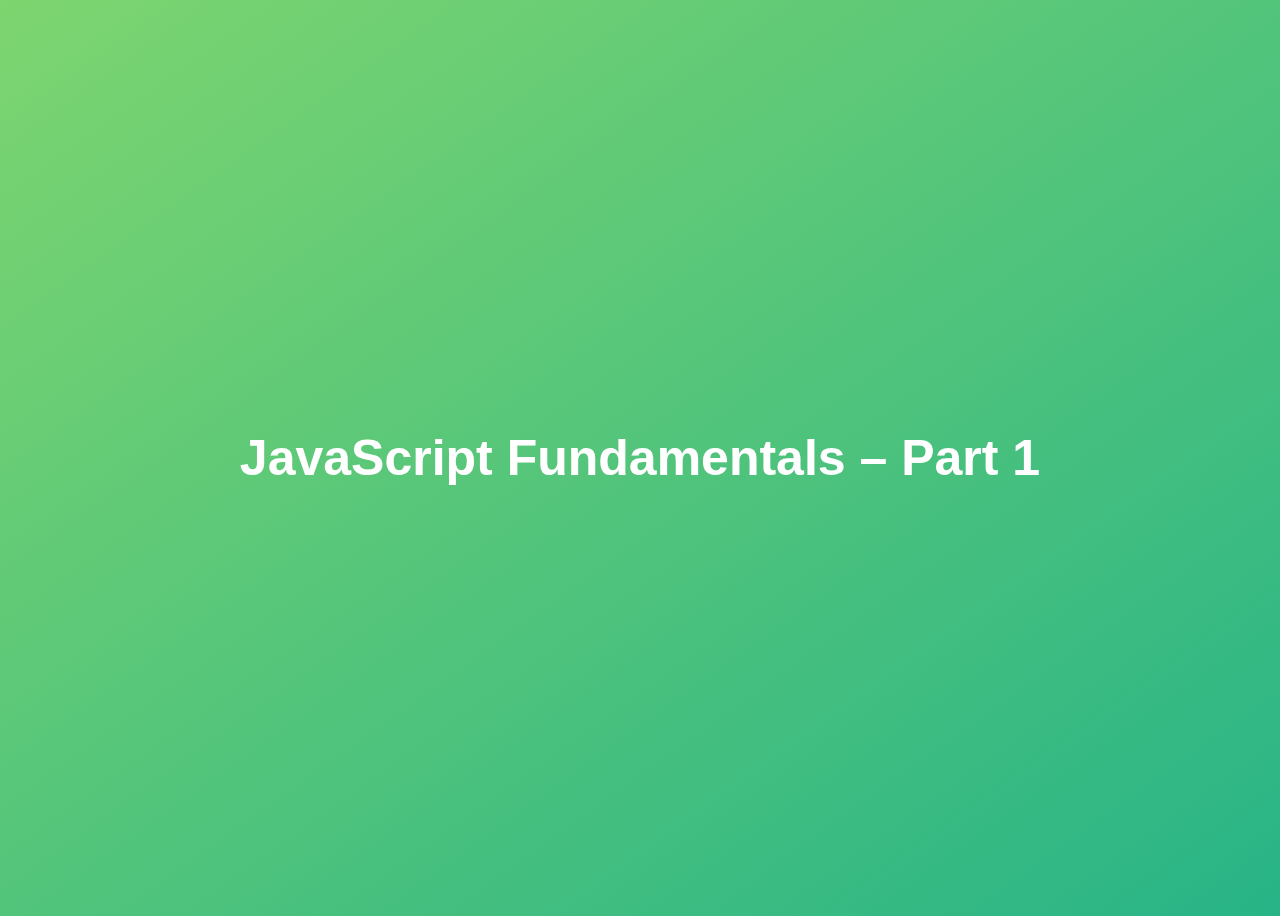
<file: 01-Fundamentals/final/index.html>
<!DOCTYPE html>
<html lang="en">
  <head>
    <meta charset="UTF-8" />
    <meta name="viewport" content="width=device-width, initial-scale=1.0" />
    <meta http-equiv="X-UA-Compatible" content="ie=edge" />
    <title>JavaScript Fundamentals – Part 1</title>
    <style>
      body {
        height: 100vh;
        display: flex;
        align-items: center;
        background: linear-gradient(to top left, #28b487, #7dd56f);
      }
      h1 {
        font-family: sans-serif;
        font-size: 50px;
        line-height: 1.3;
        width: 100%;
        padding: 30px;
        text-align: center;
        color: white;
      }
    </style>
  </head>
  <body>
    <h1>JavaScript Fundamentals – Part 1</h1>

    <script src="script.js"></script>
  </body>
</html>
</file>
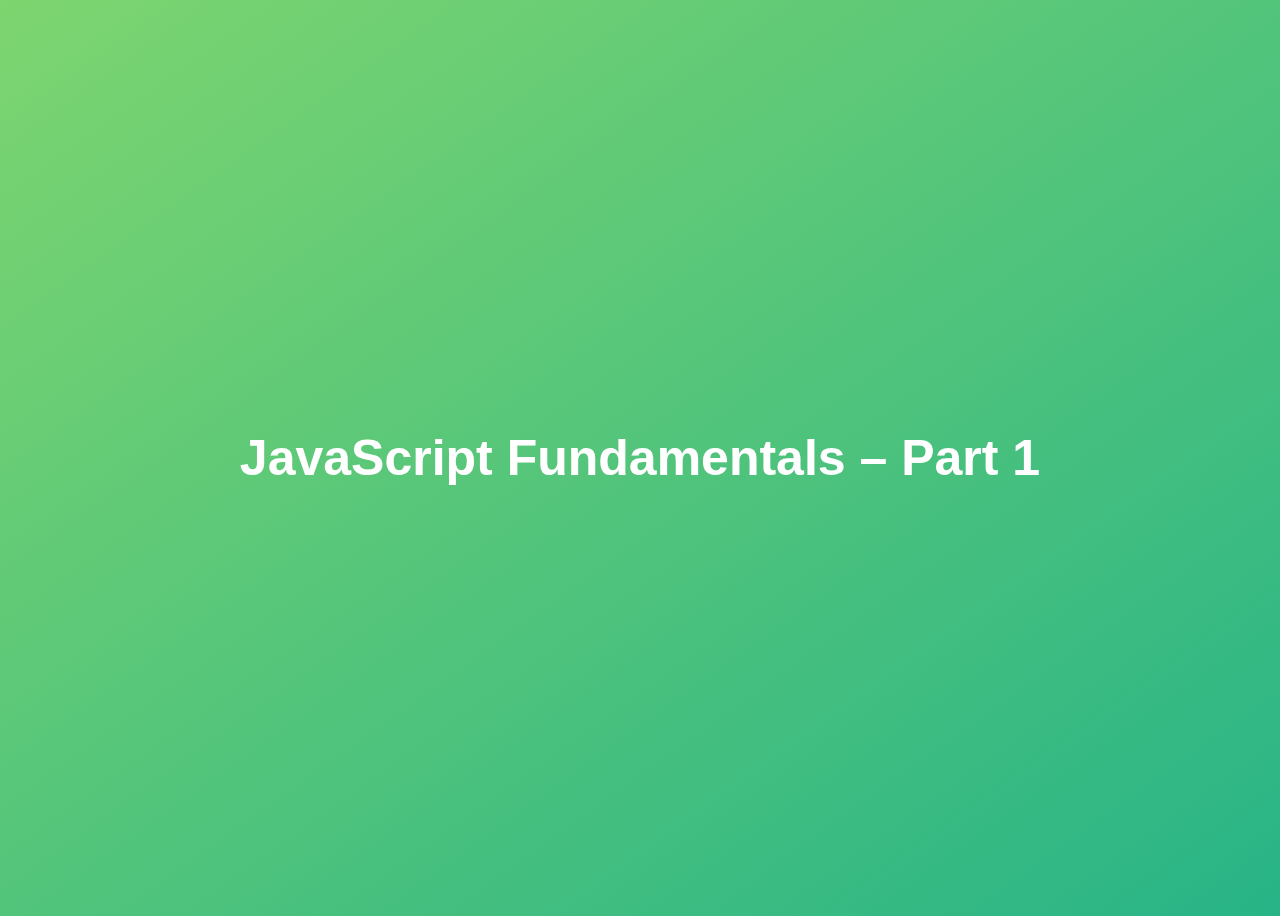
<file: 01-Fundamentals/starter/index.html>
<!DOCTYPE html>
<html lang="en">

<head>
  <meta charset="UTF-8" />
  <meta name="viewport" content="width=device-width, initial-scale=1.0" />
  <meta http-equiv="X-UA-Compatible" content="ie=edge" />
  <title>JavaScript Fundamentals – Part 1</title>
  <style>
    body {
      height: 100vh;
      display: flex;
      align-items: center;
      background: linear-gradient(to top left, #28b487, #7dd56f);
    }

    h1 {
      font-family: sans-serif;
      font-size: 50px;
      line-height: 1.3;
      width: 100%;
      padding: 30px;
      text-align: center;
      color: white;
    }
  </style>
</head>

<body>
  <h1>JavaScript Fundamentals – Part 1</h1>

  <script src="script.js"></script>
</body>

</html>
</file>
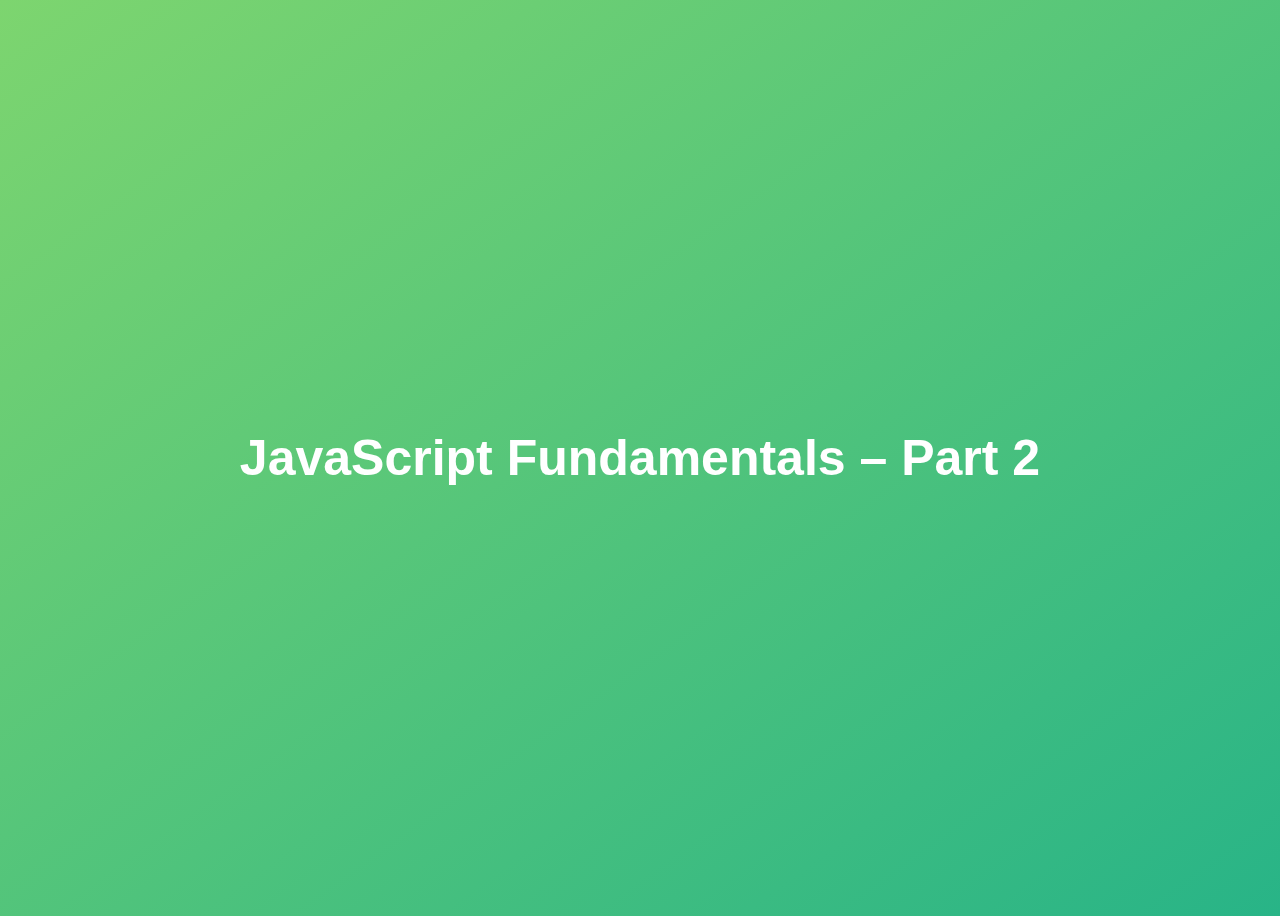
<file: 02-Fundamentals/final/index.html>
<!DOCTYPE html>
<html lang="en">
  <head>
    <meta charset="UTF-8" />
    <meta name="viewport" content="width=device-width, initial-scale=1.0" />
    <meta http-equiv="X-UA-Compatible" content="ie=edge" />
    <title>JavaScript Fundamentals – Part 2</title>
    <style>
      body {
        height: 100vh;
        display: flex;
        align-items: center;
        background: linear-gradient(to top left, #28b487, #7dd56f);
      }
      h1 {
        font-family: sans-serif;
        font-size: 50px;
        line-height: 1.3;
        width: 100%;
        padding: 30px;
        text-align: center;
        color: white;
      }
    </style>
  </head>
  <body>
    <h1>JavaScript Fundamentals – Part 2</h1>
    <script src="script.js"></script>
  </body>
</html>
</file>
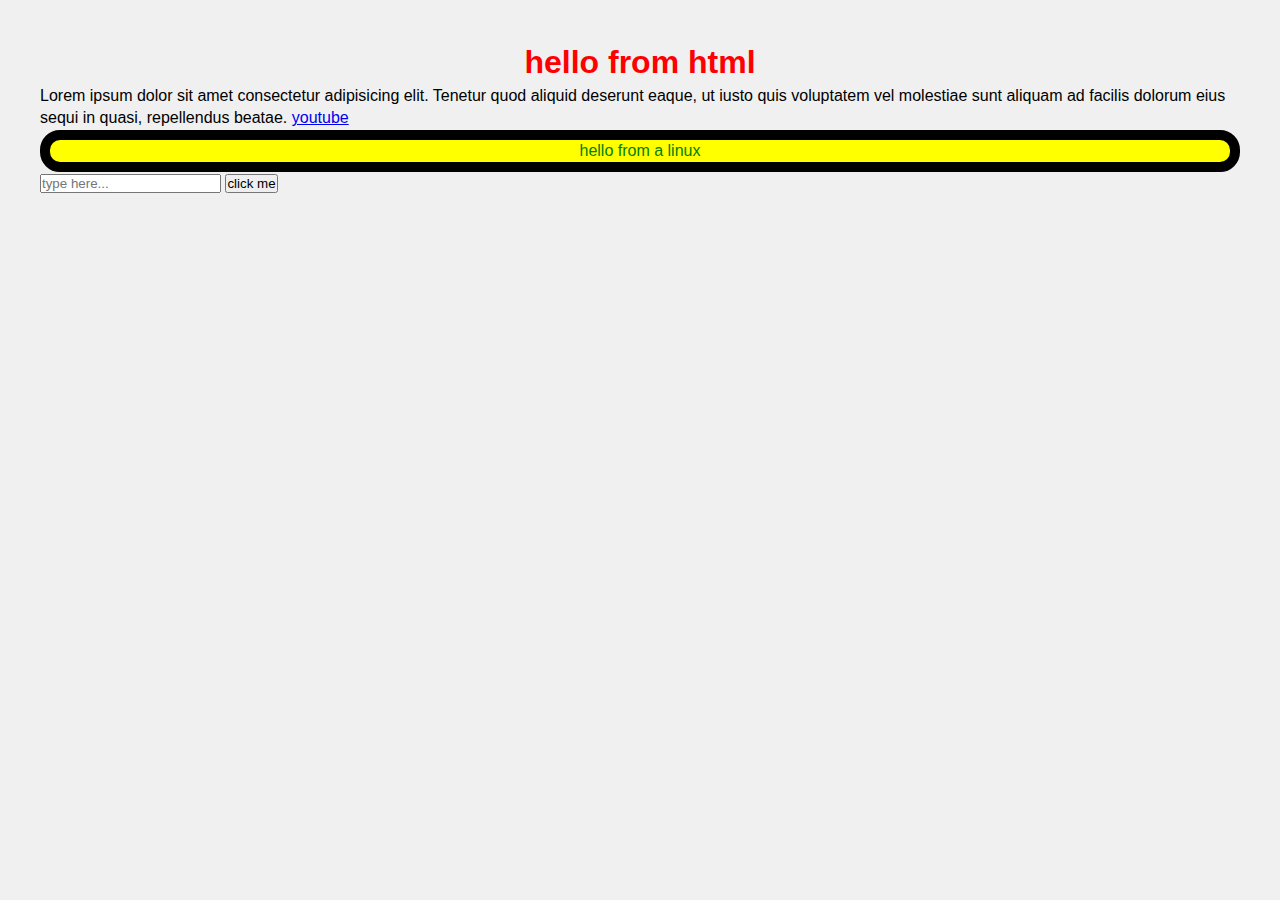
<file: 04-HTML-CSS/starter/index.html>
<html>
  <head>
    <title>Learning HTML & CSS</title>
    <link rel="stylesheet" href="style.css" />
    <meta charset="UTF-8" />
  </head>
  <body>
    <h1>hello from html</h1>
    <p>
      Lorem ipsum dolor sit amet consectetur adipisicing elit. Tenetur quod
      aliquid deserunt eaque, ut iusto quis voluptatem vel molestiae sunt
      aliquam ad facilis dolorum eius sequi in quasi, repellendus beatae.
      <a href="https://youtube.com" target="_blank">youtube</a>
    </p>
    <p id="linux">hello from a linux</p>
    <input type="text" placeholder="type here..." />
    <button>click me</button>
  </body>
</html>
</file>
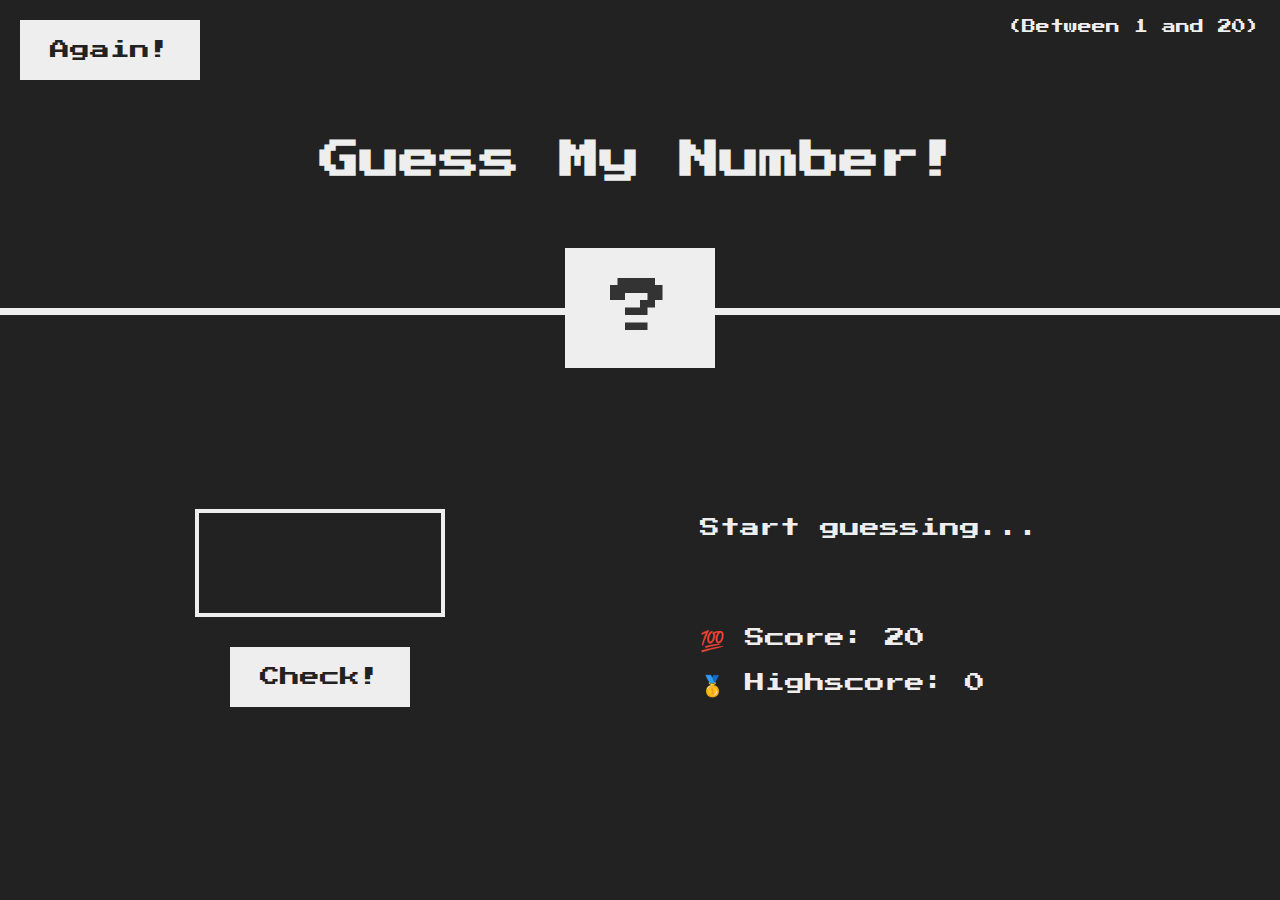
<file: 05-Guess-My-Number/final/index.html>
<!DOCTYPE html>
<html lang="en">
  <head>
    <meta charset="UTF-8" />
    <meta name="viewport" content="width=device-width, initial-scale=1.0" />
    <meta http-equiv="X-UA-Compatible" content="ie=edge" />
    <link rel="stylesheet" href="style.css" />
    <title>Guess My Number!</title>
  </head>
  <body>
    <header>
      <h1>Guess My Number!</h1>
      <p class="between">(Between 1 and 20)</p>
      <button class="btn again">Again!</button>
      <div class="number">?</div>
    </header>
    <main>
      <section class="left">
        <input type="number" class="guess" />
        <button class="btn check">Check!</button>
      </section>
      <section class="right">
        <p class="message">Start guessing...</p>
        <p class="label-score">💯 Score: <span class="score">20</span></p>
        <p class="label-highscore">
          🥇 Highscore: <span class="highscore">0</span>
        </p>
      </section>
    </main>
    <script src="script.js"></script>
  </body>
</html>
</file>
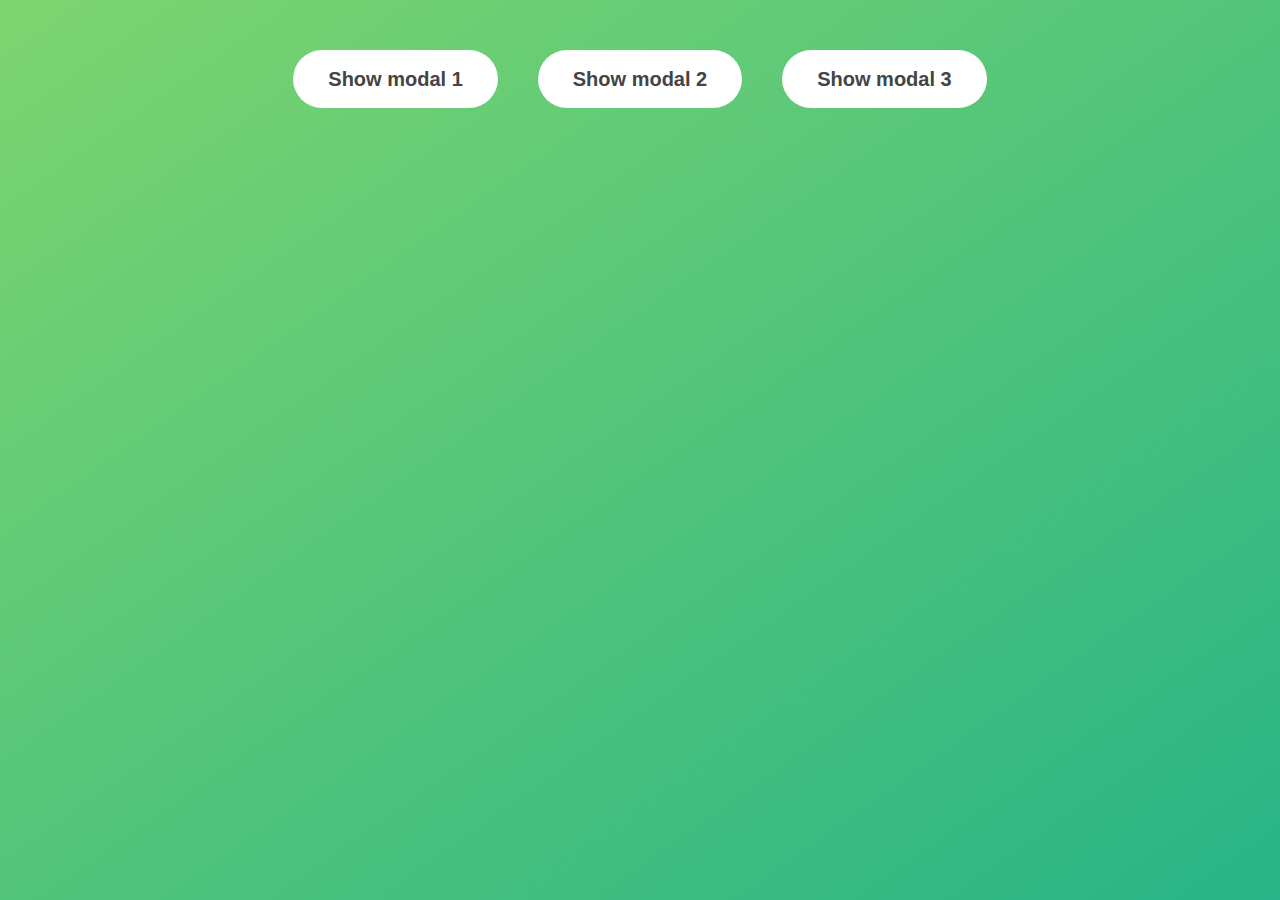
<file: 06-Modal/starter/index.html>
<!DOCTYPE html>
<html lang="en">
  <head>
    <meta charset="UTF-8" />
    <meta name="viewport" content="width=device-width, initial-scale=1.0" />
    <meta http-equiv="X-UA-Compatible" content="ie=edge" />
    <link rel="stylesheet" href="style.css" />
    <title>Modal window</title>
  </head>
  <body>
    <button class="show-modal">Show modal 1</button>
    <button class="show-modal">Show modal 2</button>
    <button class="show-modal">Show modal 3</button>

    <div class="modal hidden">
      <button class="close-modal">&times;</button>
      <h1>I'm a modal window 😍</h1>
      <p>
        Lorem ipsum dolor sit amet, consectetur adipisicing elit, sed do eiusmod
        tempor incididunt ut labore et dolore magna aliqua. Ut enim ad minim
        veniam, quis nostrud exercitation ullamco laboris nisi ut aliquip ex ea
        commodo consequat. Duis aute irure dolor in reprehenderit in voluptate
        velit esse cillum dolore eu fugiat nulla pariatur. Excepteur sint
        occaecat cupidatat non proident, sunt in culpa qui officia deserunt
        mollit anim id est laborum.
      </p>
    </div>
    <div class="overlay hidden"></div>

    <script src="script.js"></script>
  </body>
</html>
</file>
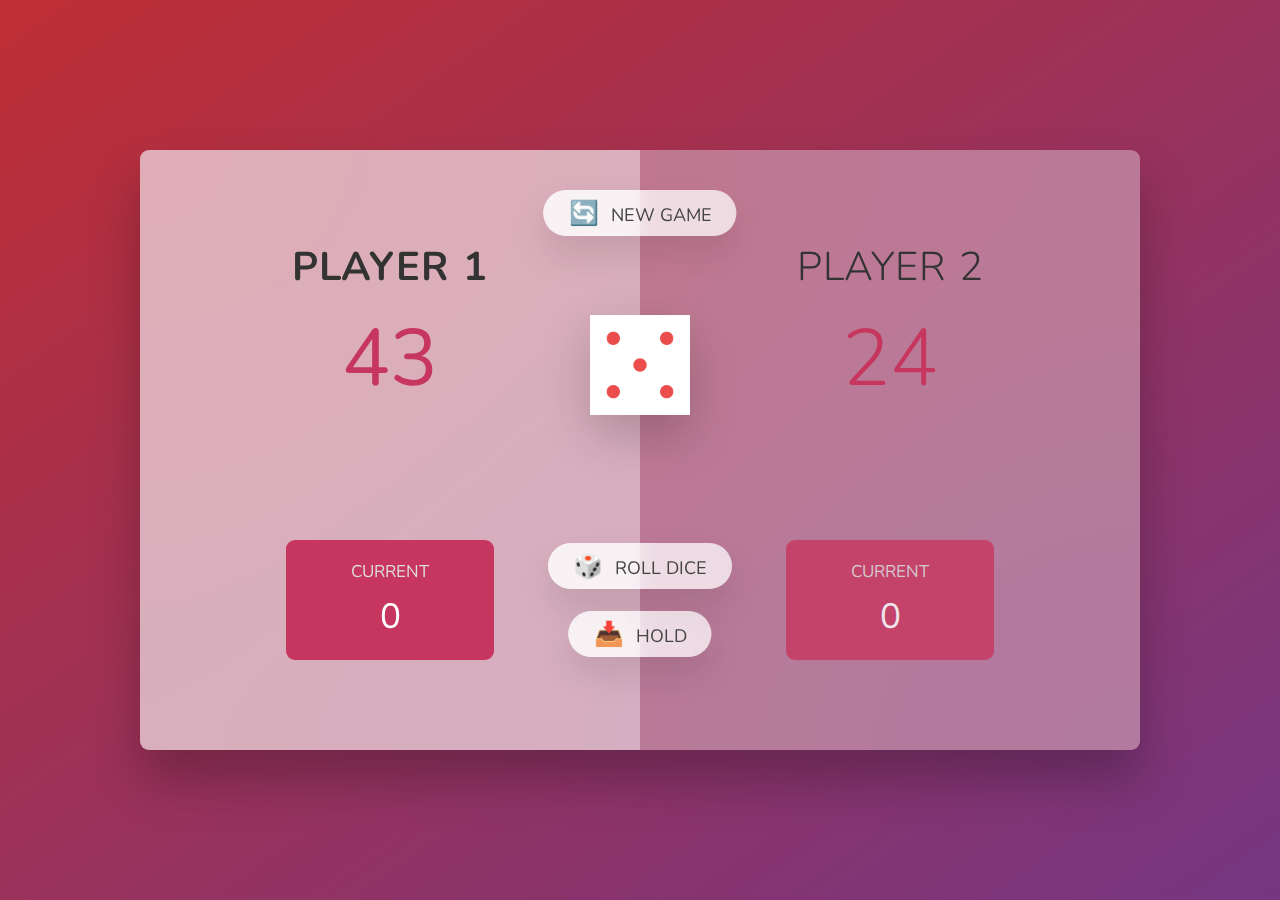
<file: 07-Pig-Game/starter/index.html>
<!DOCTYPE html>
<html lang="en">
  <head>
    <meta charset="UTF-8" />
    <meta name="viewport" content="width=device-width, initial-scale=1.0" />
    <meta http-equiv="X-UA-Compatible" content="ie=edge" />
    <link rel="stylesheet" href="style.css" />
    <title>Pig Game</title>
  </head>
  <body>
    <main>
      <section class="player player--0 player--active">
        <h2 class="name" id="name--0">Player 1</h2>
        <p class="score" id="score--0">43</p>
        <div class="current">
          <p class="current-label">Current</p>
          <p class="current-score" id="current--0">0</p>
        </div>
      </section>
      <section class="player player--1">
        <h2 class="name" id="name--1">Player 2</h2>
        <p class="score" id="score--1">24</p>
        <div class="current">
          <p class="current-label">Current</p>
          <p class="current-score" id="current--1">0</p>
        </div>
      </section>

      <img src="dice-5.png" alt="Playing dice" class="dice" />
      <button class="btn btn--new">🔄 New game</button>
      <button class="btn btn--roll">🎲 Roll dice</button>
      <button class="btn btn--hold">📥 Hold</button>
    </main>
    <script src="script.js"></script>
  </body>
</html>
</file>
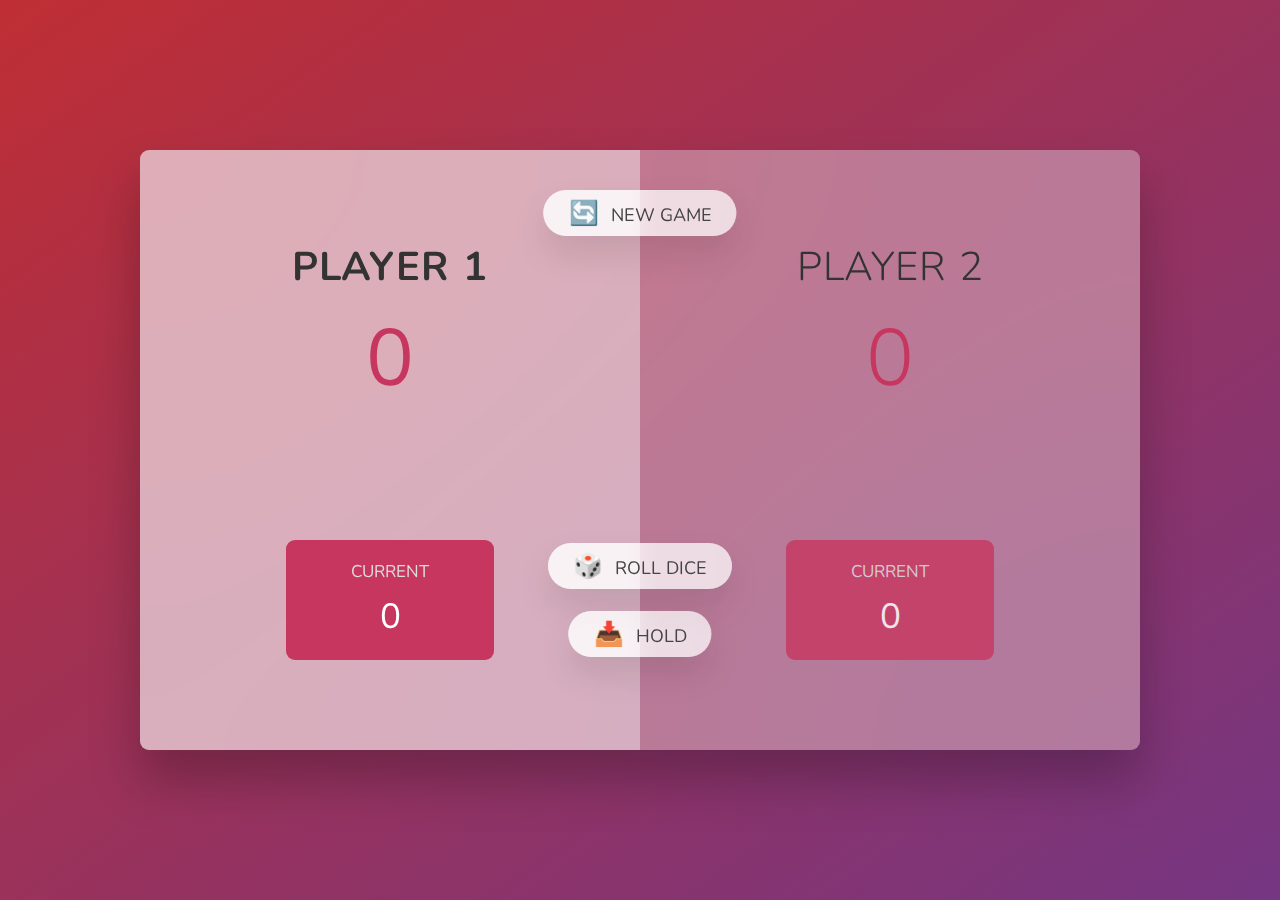
<file: 3-PigGame/starter/index.html>
<!DOCTYPE html>
<html lang="en">
  <head>
    <meta charset="UTF-8" />
    <meta name="viewport" content="width=device-width, initial-scale=1.0" />
    <meta http-equiv="X-UA-Compatible" content="ie=edge" />
    <link rel="stylesheet" href="style.css" />
    <title>Pig Game</title>
  </head>
  <body>
    <main>
      <section class="player player--0 player--active">
        <h2 class="name" id="name--0">Player 1</h2>
        <p class="score" id="score--0">43</p>
        <div class="current">
          <p class="current-label">Current</p>
          <p class="current-score" id="current--0">0</p>
        </div>
      </section>
      <section class="player player--1">
        <h2 class="name" id="name--1">Player 2</h2>
        <p class="score" id="score--1">24</p>
        <div class="current">
          <p class="current-label">Current</p>
          <p class="current-score" id="current--1">0</p>
        </div>
      </section>

      <img src="/07-Pig-Game/starter/dice-5.png" alt="Playing dice" class="dice" />
      <button class="btn btn--new">🔄 New game</button>
      <button class="btn btn--roll">🎲 Roll dice</button>
      <button class="btn btn--hold">📥 Hold</button>
    </main>
    <script src="script.js"></script>
  </body>
</html>
</file>
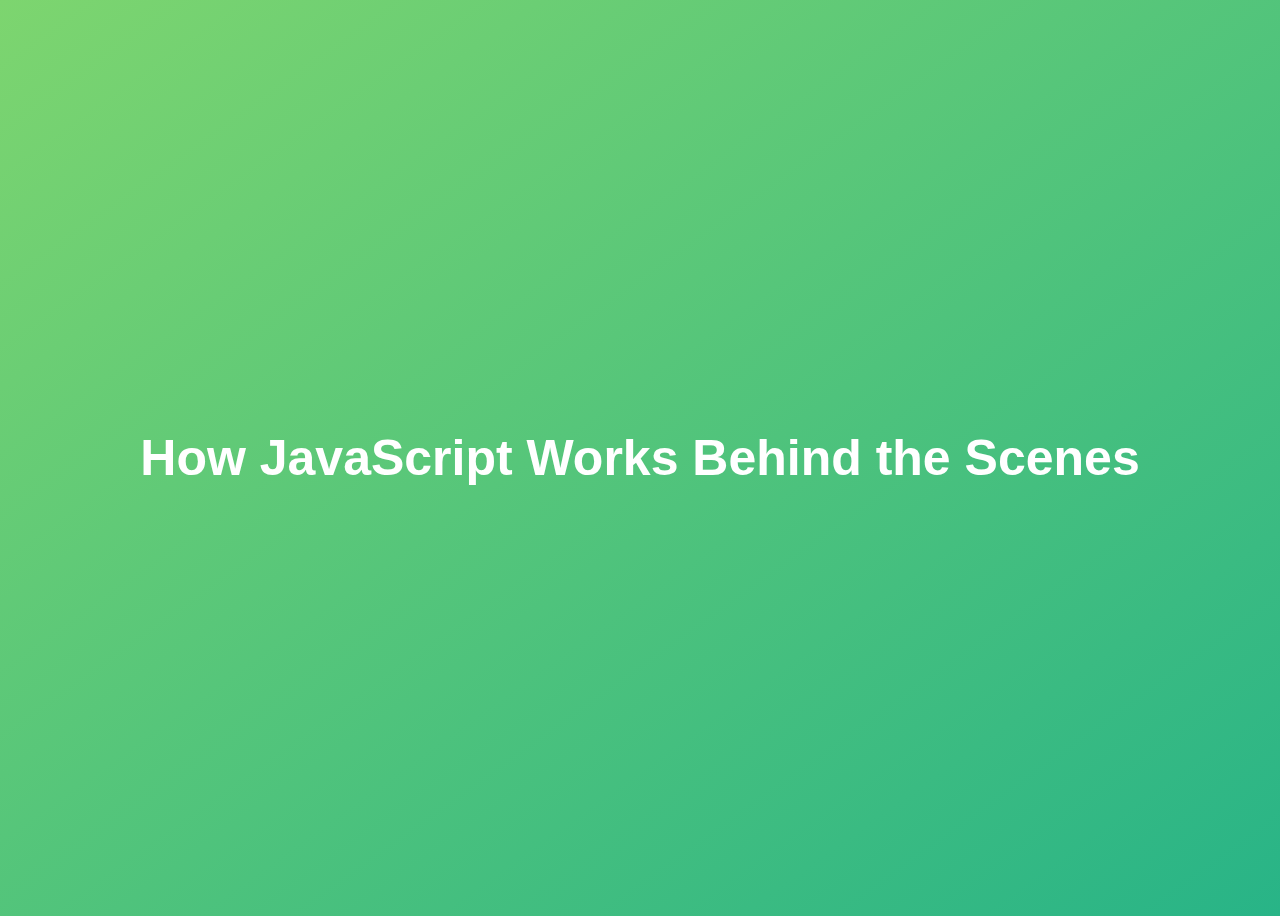
<file: 4-HowJsWorks/starter/index.html>
<!DOCTYPE html>
<html lang="en">
  <head>
    <meta charset="UTF-8" />
    <meta name="viewport" content="width=device-width, initial-scale=1.0" />
    <meta http-equiv="X-UA-Compatible" content="ie=edge" />
    <title>How JavaScript Works Behind the Scenes</title>
    <style>
      body {
        height: 100vh;
        display: flex;
        align-items: center;
        background: linear-gradient(to top left, #28b487, #7dd56f);
      }
      h1 {
        font-family: sans-serif;
        font-size: 50px;
        line-height: 1.3;
        width: 100%;
        padding: 30px;
        text-align: center;
        color: white;
      }
    </style>
  </head>
  <body>
    <h1>How JavaScript Works Behind the Scenes</h1>
    <script src="script.js"></script>
  </body>
</html>
</file>
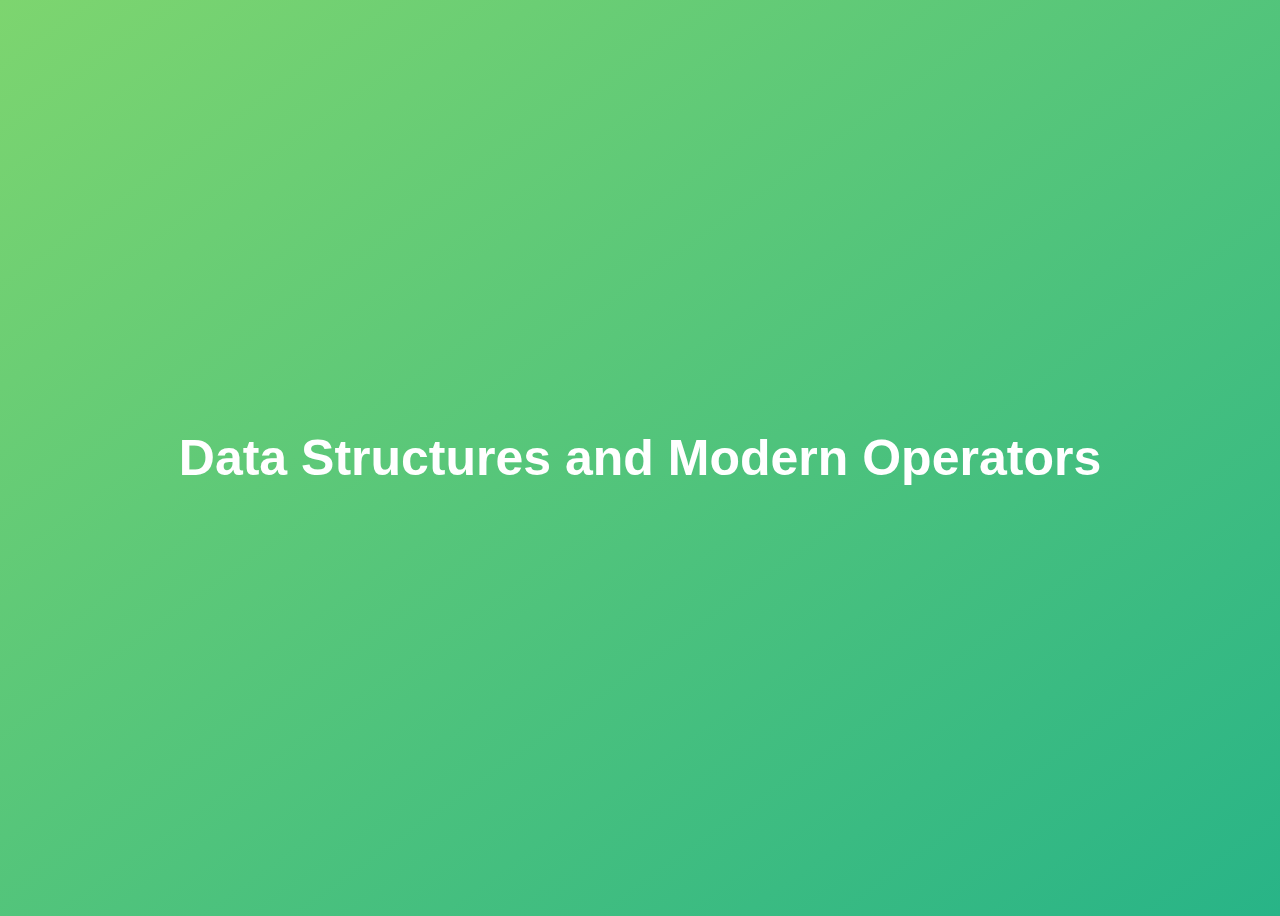
<file: 5-DataStructures/final/index.html>
<!DOCTYPE html>
<html lang="en">
  <head>
    <meta charset="UTF-8" />
    <meta name="viewport" content="width=device-width, initial-scale=1.0" />
    <meta http-equiv="X-UA-Compatible" content="ie=edge" />
    <title>Data Structures and Modern Operators</title>
    <style>
      body {
        height: 100vh;
        display: flex;
        align-items: center;
        background: linear-gradient(to top left, #28b487, #7dd56f);
      }
      h1 {
        font-family: sans-serif;
        font-size: 50px;
        line-height: 1.3;
        width: 100%;
        padding: 30px;
        text-align: center;
        color: white;
      }
      button {
        width: 50px;
        height: 20px;
        margin: 10px;
      }
      textarea {
        width: 300px;
        height: 100px;
      }
    </style>
  </head>
  <body>
    <h1>Data Structures and Modern Operators</h1>
    <script src="script.js"></script>
  </body>
</html>
</file>
<file: 04-HTML-CSS/starter/style.css>
* {
  box-sizing: border-box;
  /* border: 1px solid red; */
  padding: 0px;
  margin: 0px;
}
body {
  font-family: sans-serif;
  line-height: 1.4;
  margin: 40px;
  background-color: #f0f0f0;
}
h1 {
  color: red;
  /* text-transform: uppercase; */
  text-align: center;
}
#linux {
  color: green;
  background-color: yellow;
  text-align: center;
  border: 10px solid black;
  border-radius: 20px 20px 20px 20px;
  margin: red;
  padding: 0px 0px 0px 0px;
}
</file>
<file: 05-Guess-My-Number/final/style.css>
@import url('https://fonts.googleapis.com/css?family=Press+Start+2P&display=swap');

* {
  margin: 0;
  padding: 0;
  box-sizing: inherit;
}

html {
  font-size: 62.5%;
  box-sizing: border-box;
}

body {
  font-family: 'Press Start 2P', sans-serif;
  color: #eee;
  background-color: #222;
  /* background-color: #60b347; */
}

/* LAYOUT */
header {
  position: relative;
  height: 35vh;
  border-bottom: 7px solid #eee;
}

main {
  height: 65vh;
  color: #eee;
  display: flex;
  align-items: center;
  justify-content: space-around;
}

.left {
  width: 52rem;
  display: flex;
  flex-direction: column;
  align-items: center;
}

.right {
  width: 52rem;
  font-size: 2rem;
}

/* ELEMENTS STYLE */
h1 {
  font-size: 4rem;
  text-align: center;
  position: absolute;
  width: 100%;
  top: 52%;
  left: 50%;
  transform: translate(-50%, -50%);
}

.number {
  background: #eee;
  color: #333;
  font-size: 6rem;
  width: 15rem;
  padding: 3rem 0rem;
  text-align: center;
  position: absolute;
  bottom: 0;
  left: 50%;
  transform: translate(-50%, 50%);
}

.between {
  font-size: 1.4rem;
  position: absolute;
  top: 2rem;
  right: 2rem;
}

.again {
  position: absolute;
  top: 2rem;
  left: 2rem;
}

.guess {
  background: none;
  border: 4px solid #eee;
  font-family: inherit;
  color: inherit;
  font-size: 5rem;
  padding: 2.5rem;
  width: 25rem;
  text-align: center;
  display: block;
  margin-bottom: 3rem;
}

.btn {
  border: none;
  background-color: #eee;
  color: #222;
  font-size: 2rem;
  font-family: inherit;
  padding: 2rem 3rem;
  cursor: pointer;
}

.btn:hover {
  background-color: #ccc;
}

.message {
  margin-bottom: 8rem;
  height: 3rem;
}

.label-score {
  margin-bottom: 2rem;
}
</file>
<file: 06-Modal/starter/style.css>
* {
  margin: 0;
  padding: 0;
  box-sizing: inherit;
}

html {
  font-size: 62.5%;
  box-sizing: border-box;
}

body {
  font-family: sans-serif;
  color: #333;
  line-height: 1.5;
  height: 100vh;
  position: relative;
  display: flex;
  align-items: flex-start;
  justify-content: center;
  background: linear-gradient(to top left, #28b487, #7dd56f);
}

.show-modal {
  font-size: 2rem;
  font-weight: 600;
  padding: 1.75rem 3.5rem;
  margin: 5rem 2rem;
  border: none;
  background-color: #fff;
  color: #444;
  border-radius: 10rem;
  cursor: pointer;
}

.close-modal {
  position: absolute;
  top: 1.2rem;
  right: 2rem;
  font-size: 5rem;
  color: #333;
  cursor: pointer;
  border: none;
  background: none;
}

h1 {
  font-size: 2.5rem;
  margin-bottom: 2rem;
}

p {
  font-size: 1.8rem;
}

/* -------------------------- */
/* CLASSES TO MAKE MODAL WORK */
.hidden {
  display: none;
}

.modal {
  position: absolute;
  top: 50%;
  left: 50%;
  transform: translate(-50%, -50%);
  width: 70%;

  background-color: white;
  padding: 6rem;
  border-radius: 5px;
  box-shadow: 0 3rem 5rem rgba(0, 0, 0, 0.3);
  z-index: 10;
}

.overlay {
  position: absolute;
  top: 0;
  left: 0;
  width: 100%;
  height: 100%;
  background-color: rgba(0, 0, 0, 0.6);
  backdrop-filter: blur(3px);
  z-index: 5;
}
</file>
<file: 07-Pig-Game/starter/style.css>
@import url('https://fonts.googleapis.com/css2?family=Nunito&display=swap');

* {
  margin: 0;
  padding: 0;
  box-sizing: inherit;
}

html {
  font-size: 62.5%;
  box-sizing: border-box;
}

body {
  font-family: 'Nunito', sans-serif;
  font-weight: 400;
  height: 100vh;
  color: #333;
  background-image: linear-gradient(to top left, #753682 0%, #bf2e34 100%);
  display: flex;
  align-items: center;
  justify-content: center;
}

/* LAYOUT */
main {
  position: relative;
  width: 100rem;
  height: 60rem;
  background-color: rgba(255, 255, 255, 0.35);
  backdrop-filter: blur(200px);
  filter: blur();
  box-shadow: 0 3rem 5rem rgba(0, 0, 0, 0.25);
  border-radius: 9px;
  overflow: hidden;
  display: flex;
}

.player {
  flex: 50%;
  padding: 9rem;
  display: flex;
  flex-direction: column;
  align-items: center;
  transition: all 0.75s;
}

/* ELEMENTS */
.name {
  position: relative;
  font-size: 4rem;
  text-transform: uppercase;
  letter-spacing: 1px;
  word-spacing: 2px;
  font-weight: 300;
  margin-bottom: 1rem;
}

.score {
  font-size: 8rem;
  font-weight: 300;
  color: #c7365f;
  margin-bottom: auto;
}

.player--active {
  background-color: rgba(255, 255, 255, 0.4);
}
.player--active .name {
  font-weight: 700;
}
.player--active .score {
  font-weight: 400;
}

.player--active .current {
  opacity: 1;
}

.current {
  background-color: #c7365f;
  opacity: 0.8;
  border-radius: 9px;
  color: #fff;
  width: 65%;
  padding: 2rem;
  text-align: center;
  transition: all 0.75s;
}

.current-label {
  text-transform: uppercase;
  margin-bottom: 1rem;
  font-size: 1.7rem;
  color: #ddd;
}

.current-score {
  font-size: 3.5rem;
}

/* ABSOLUTE POSITIONED ELEMENTS */
.btn {
  position: absolute;
  left: 50%;
  transform: translateX(-50%);
  color: #444;
  background: none;
  border: none;
  font-family: inherit;
  font-size: 1.8rem;
  text-transform: uppercase;
  cursor: pointer;
  font-weight: 400;
  transition: all 0.2s;

  background-color: white;
  background-color: rgba(255, 255, 255, 0.6);
  backdrop-filter: blur(10px);

  padding: 0.7rem 2.5rem;
  border-radius: 50rem;
  box-shadow: 0 1.75rem 3.5rem rgba(0, 0, 0, 0.1);
}

.btn::first-letter {
  font-size: 2.4rem;
  display: inline-block;
  margin-right: 0.7rem;
}

.btn--new {
  top: 4rem;
}
.btn--roll {
  top: 39.3rem;
}
.btn--hold {
  top: 46.1rem;
}

.btn:active {
  transform: translate(-50%, 3px);
  box-shadow: 0 1rem 2rem rgba(0, 0, 0, 0.15);
}

.btn:focus {
  outline: none;
}

.dice {
  position: absolute;
  left: 50%;
  top: 16.5rem;
  transform: translateX(-50%);
  height: 10rem;
  box-shadow: 0 2rem 5rem rgba(0, 0, 0, 0.2);
}

.player--winner {
  background-color: #2f2f2f;
}

.player--winner .name {
  font-weight: 700;
  color: #c7365f;
}

.hidden{
  display : none;
}
</file>
<file: 3-PigGame/starter/style.css>
@import url('https://fonts.googleapis.com/css2?family=Nunito&display=swap');

* {
  margin: 0;
  padding: 0;
  box-sizing: inherit;
}

html {
  font-size: 62.5%;
  box-sizing: border-box;
}

body {
  font-family: 'Nunito', sans-serif;
  font-weight: 400;
  height: 100vh;
  color: #333;
  background-image: linear-gradient(to top left, #753682 0%, #bf2e34 100%);
  display: flex;
  align-items: center;
  justify-content: center;
}

/* LAYOUT */
main {
  position: relative;
  width: 100rem;
  height: 60rem;
  background-color: rgba(255, 255, 255, 0.35);
  backdrop-filter: blur(200px);
  filter: blur();
  box-shadow: 0 3rem 5rem rgba(0, 0, 0, 0.25);
  border-radius: 9px;
  overflow: hidden;
  display: flex;
}

.player {
  flex: 50%;
  padding: 9rem;
  display: flex;
  flex-direction: column;
  align-items: center;
  transition: all 0.75s;
}

/* ELEMENTS */
.name {
  position: relative;
  font-size: 4rem;
  text-transform: uppercase;
  letter-spacing: 1px;
  word-spacing: 2px;
  font-weight: 300;
  margin-bottom: 1rem;
}

.score {
  font-size: 8rem;
  font-weight: 300;
  color: #c7365f;
  margin-bottom: auto;
}

.player--active {
  background-color: rgba(255, 255, 255, 0.4);
}
.player--active .name {
  font-weight: 700;
}
.player--active .score {
  font-weight: 400;
}

.player--active .current {
  opacity: 1;
}

.current {
  background-color: #c7365f;
  opacity: 0.8;
  border-radius: 9px;
  color: #fff;
  width: 65%;
  padding: 2rem;
  text-align: center;
  transition: all 0.75s;
}

.current-label {
  text-transform: uppercase;
  margin-bottom: 1rem;
  font-size: 1.7rem;
  color: #ddd;
}

.current-score {
  font-size: 3.5rem;
}

/* ABSOLUTE POSITIONED ELEMENTS */
.btn {
  position: absolute;
  left: 50%;
  transform: translateX(-50%);
  color: #444;
  background: none;
  border: none;
  font-family: inherit;
  font-size: 1.8rem;
  text-transform: uppercase;
  cursor: pointer;
  font-weight: 400;
  transition: all 0.2s;

  background-color: white;
  background-color: rgba(255, 255, 255, 0.6);
  backdrop-filter: blur(10px);

  padding: 0.7rem 2.5rem;
  border-radius: 50rem;
  box-shadow: 0 1.75rem 3.5rem rgba(0, 0, 0, 0.1);
}

.btn::first-letter {
  font-size: 2.4rem;
  display: inline-block;
  margin-right: 0.7rem;
}

.btn--new {
  top: 4rem;
}
.btn--roll {
  top: 39.3rem;
}
.btn--hold {
  top: 46.1rem;
}

.btn:active {
  transform: translate(-50%, 3px);
  box-shadow: 0 1rem 2rem rgba(0, 0, 0, 0.15);
}

.btn:focus {
  outline: none;
}

.dice {
  position: absolute;
  left: 50%;
  top: 16.5rem;
  transform: translateX(-50%);
  height: 10rem;
  box-shadow: 0 2rem 5rem rgba(0, 0, 0, 0.2);
}

.player--winner {
  background-color: #2f2f2f;
}

.player--winner .name {
  font-weight: 700;
  color: #c7365f;
}

.hidden{
  display : none;
}
</file>
